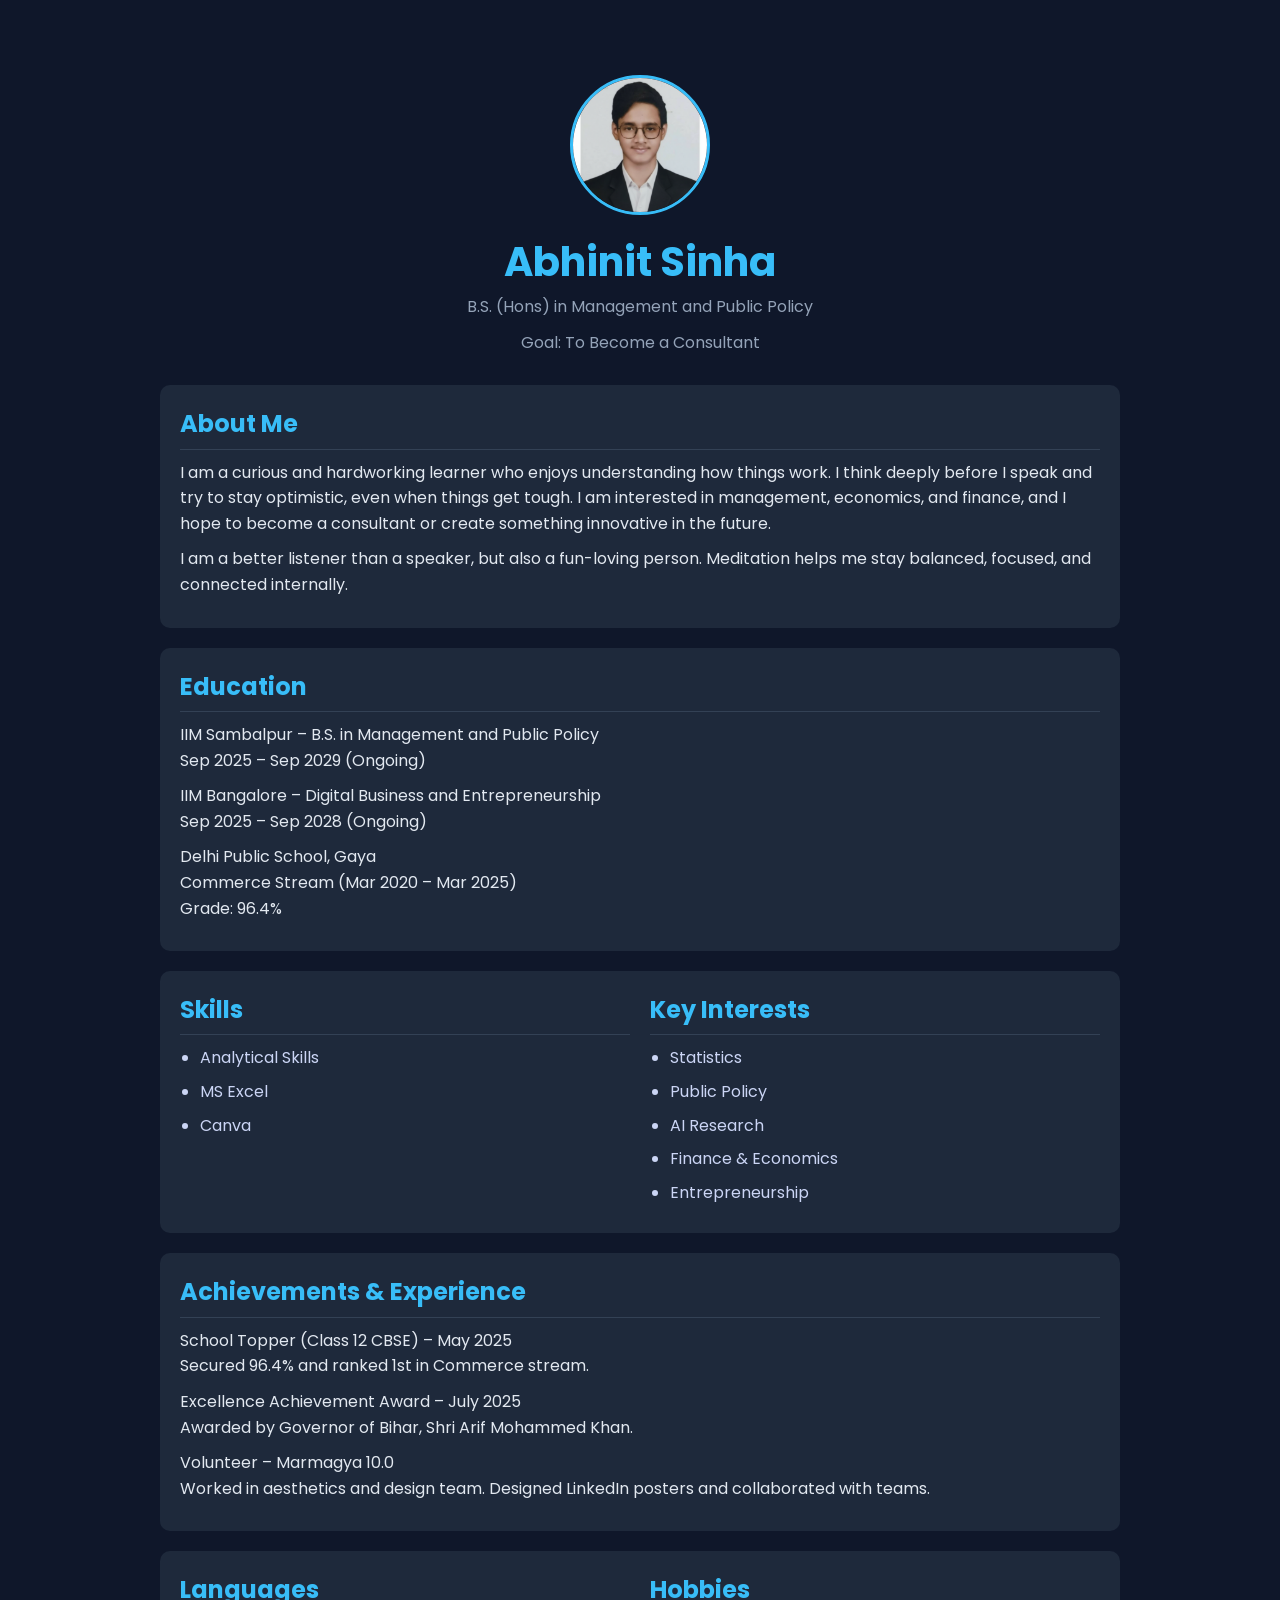
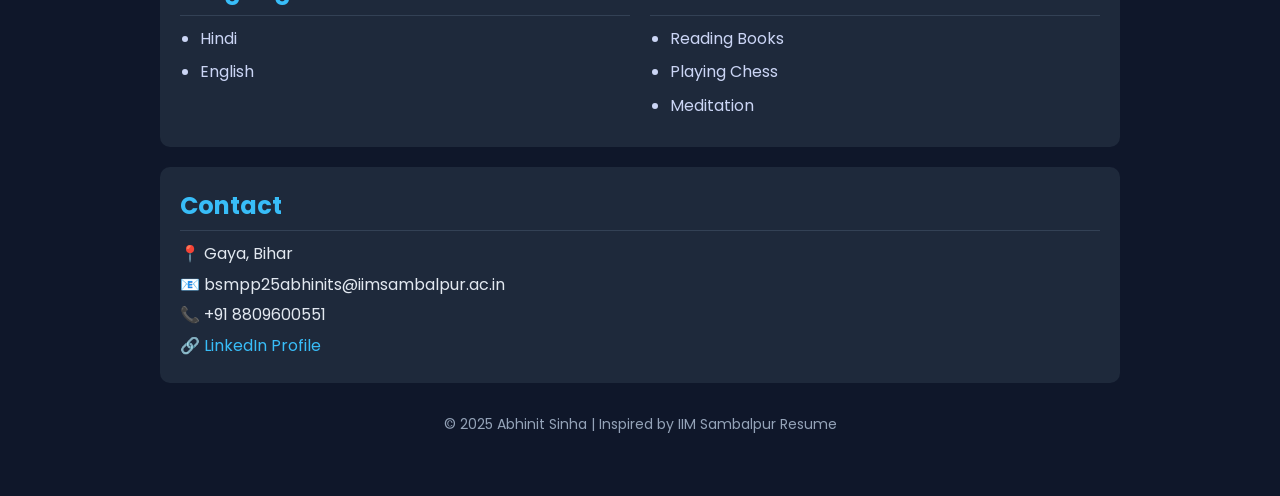
<file: index.html>
<!DOCTYPE html>
<html lang="en">
<head>
    <meta charset="UTF-8">
    <meta name="viewport" content="width=device-width, initial-scale=1.0">
    <title>Abhinit Sinha | Resume</title>
    <link rel="stylesheet" href="styles.css">


        
</head>

<body>

<div class="container">

    <!-- Header -->
    <div class="header">
      <img src="professional photo.png" alt="Abhinit Sinha" class="profile-pic">
        <h1>Abhinit Sinha</h1>
        <p class="sub-title">B.S. (Hons) in Management and Public Policy</p>
        <p class="sub-title">Goal: To Become a Consultant</p>
    </div>

    <!-- About -->
    <div class="section">
        <h2>About Me</h2>
        <p>
            I am a curious and hardworking learner who enjoys understanding how things work.
            I think deeply before I speak and try to stay optimistic, even when things get tough.
            I am interested in management, economics, and finance, and I hope to become a consultant
            or create something innovative in the future.
        </p>
        <p>
            I am a better listener than a speaker, but also a fun-loving person. Meditation helps
            me stay balanced, focused, and connected internally.
        </p>
    </div>

    <!-- Education -->
    <div class="section">
        <h2>Education</h2>

        <p><span class="highlight">IIM Sambalpur</span> – B.S. in Management and Public Policy<br>
        Sep 2025 – Sep 2029 (Ongoing)</p>

        <p><span class="highlight">IIM Bangalore</span> – Digital Business and Entrepreneurship<br>
        Sep 2025 – Sep 2028 (Ongoing)</p>

        <p><span class="highlight">Delhi Public School, Gaya</span><br>
        Commerce Stream (Mar 2020 – Mar 2025)<br>
        Grade: 96.4%</p>
    </div>

    <!-- Skills & Interests -->
    <div class="section two-column">
        <div class="box">
            <h2>Skills</h2>
            <ul>
                <li>Analytical Skills</li>
                <li>MS Excel</li>
                <li>Canva</li>
            </ul>
        </div>

        <div class="box">
            <h2>Key Interests</h2>
            <ul>
                <li>Statistics</li>
                <li>Public Policy</li>
                <li>AI Research</li>
                <li>Finance & Economics</li>
                <li>Entrepreneurship</li>
            </ul>
        </div>
    </div>

    <!-- Achievements -->
    <div class="section">
        <h2>Achievements & Experience</h2>

        <p><span class="highlight">School Topper (Class 12 CBSE)</span> – May 2025<br>
        Secured 96.4% and ranked 1st in Commerce stream.</p>

        <p><span class="highlight">Excellence Achievement Award</span> – July 2025<br>
        Awarded by Governor of Bihar, Shri Arif Mohammed Khan.</p>

        <p><span class="highlight">Volunteer – Marmagya 10.0</span><br>
        Worked in aesthetics and design team. Designed LinkedIn posters and collaborated with teams.</p>
    </div>

    <!-- Languages & Hobbies -->
    <div class="section two-column">
        <div class="box">
            <h2>Languages</h2>
            <ul>
                <li>Hindi</li>
                <li>English</li>
            </ul>
        </div>

        <div class="box">
            <h2>Hobbies</h2>
            <ul>
                <li>Reading Books</li>
                <li>Playing Chess</li>
                <li>Meditation</li>
            </ul>
        </div>
    </div>

    <!-- Contact -->
    <div class="section contact">
        <h2>Contact</h2>
        <p>📍 Gaya, Bihar</p>
        <p>📧 bsmpp25abhinits@iimsambalpur.ac.in</p>
        <p>📞 +91 8809600551</p>
        <p>🔗 <a href="https://www.linkedin.com/in/abhinit-sinha-65035237a" target="_blank">LinkedIn Profile</a></p>
    </div>

    <!-- Footer -->
    <div class="footer">
        © 2025 Abhinit Sinha | Inspired by IIM Sambalpur Resume
    </div>

</div>

</body>
</html>
</file>
<file: styles.css>
/* Google Font */
@import url('https://fonts.googleapis.com/css2?family=Poppins:wght@300;400;500;600&display=swap');

/* Reset */
* {
    margin: 0;
    padding: 0;
    box-sizing: border-box;
}

/* Body */
body {
    font-family: 'Poppins', sans-serif;
    background: #0f172a;
    color: #e2e8f0;
    line-height: 1.6;
}

/* Container */
.container {
    max-width: 1000px;
    margin: 40px auto;
    padding: 20px;
}

/* Header */
.header {
    text-align: center;
    margin-bottom: 30px;
}

.header h1 {
    font-size: 40px;
    color: #38bdf8;
}

.header p {
    color: #94a3b8;
}

/* Profile Image */
.profile-pic {
    width: 140px;
    height: 140px;
    border-radius: 50%;
    object-fit: cover;
    margin: 15px auto;
    display: block;
    border: 3px solid #38bdf8;
}

/* Sections */
.section {
    background: #1e293b;
    padding: 20px;
    margin-bottom: 20px;
    border-radius: 10px;
    transition: 0.3s;
}

.section:hover {
    transform: translateY(-4px);
}

/* Section Headings */
.section h2 {
    color: #38bdf8;
    margin-bottom: 10px;
    border-bottom: 1px solid #334155;
    padding-bottom: 5px;
}

/* Text */
p {
    margin-bottom: 10px;
}

/* Lists */
ul {
    padding-left: 20px;
}

ul li {
    margin-bottom: 8px;
    color: #cbd5f5;
}

/* Two column layout */
.two-column {
    display: flex;
    gap: 20px;
    flex-wrap: wrap;
}

.box {
    flex: 1;
    min-width: 250px;
}

/* Skills Tags */
.skills span {
    display: inline-block;
    background: #334155;
    padding: 6px 12px;
    margin: 5px;
    border-radius: 20px;
    font-size: 14px;
    transition: 0.3s;
}

.skills span:hover {
    background: #38bdf8;
    color: black;
}

/* Links */
a {
    color: #38bdf8;
    text-decoration: none;
}

a:hover {
    text-decoration: underline;
}

/* Contact */
.contact p {
    margin-bottom: 5px;
}

/* Footer */
.footer {
    text-align: center;
    margin-top: 30px;
    color: #94a3b8;
    font-size: 14px;
}

/* Responsive */
@media (max-width: 768px) {
    .header h1 {
        font-size: 28px;
    }

    .container {
        padding: 10px;
    }
}
</file>
